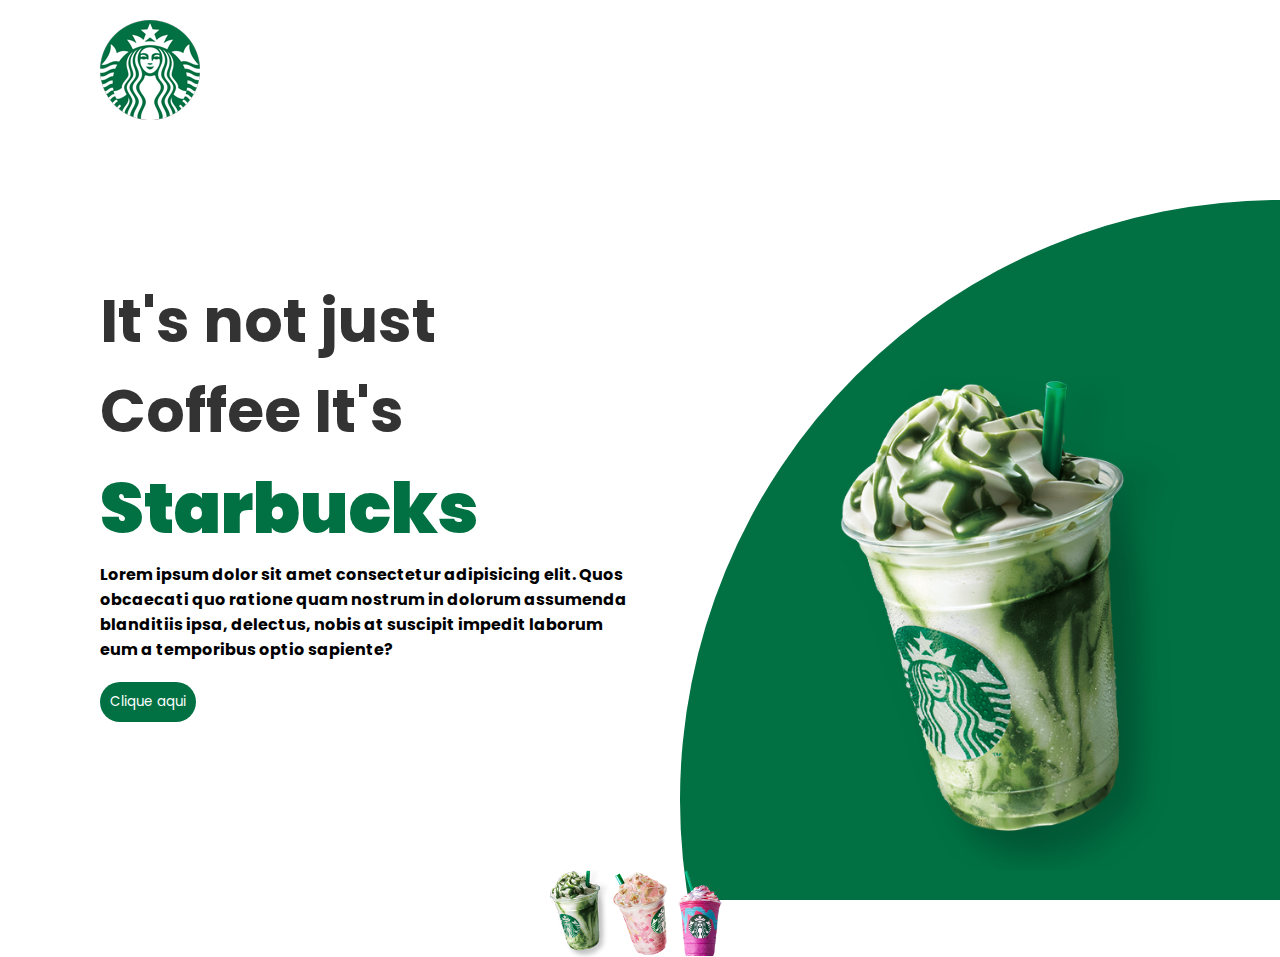
<file: index.html>
<!DOCTYPE html> <!--versao do html-->
<html lang="pt-br"> <!--escolha da lingua-->

<head>
    <meta charset="UTF-8"> <!--configuracao dos caracteres-->
    <meta name="viewport" content="width=device-width, initial-scale=1.0">
    <link rel="stylesheet" href="styles.css">
    <link rel="preconnect" href="https://fonts.googleapis.com">
    <link rel="preconnect" href="https://fonts.gstatic.com" crossorigin>
    <link
        href="https://fonts.googleapis.com/css2?family=Poppins:ital,wght@0,100;0,200;0,300;0,400;0,500;0,600;0,700;0,800;0,900;1,100;1,200;1,300;1,400;1,500;1,600;1,700;1,800;1,900&display=swap"
        rel="stylesheet">
    <title>Starbucks</title>
</head>

<body>
    <img src="img/logo.png" alt="logo-starbucks">
    <div class="circulo"></div>

    <div class="conteudo">

        <div class="caixa-texto">
            <h1>It's not just Coffee It's <span>Starbucks</span></h1>
            <p>Lorem ipsum dolor sit amet consectetur adipisicing elit. Quos obcaecati quo ratione quam nostrum in
                dolorum assumenda blanditiis ipsa, delectus, nobis at suscipit impedit laborum eum a temporibus optio
                sapiente?</p>
            <button>Clique aqui</button>
        </div>

        <div class="quadro-imagem">
            <img class="starbucks" src="img/img1.png" alt="imagem-copo-starbucks">
        </div>
    </div>

    <div class="menu">
        <img 
            class="botao-menu" 
            src="img/thumb1.png" 
            alt="copinho-starbucks"
            data-cor="verde"
            data-img="img/img1.png"
            onclick="trocaImagem(this)"

        >
        
        <img 
            class="botao-menu" 
            src="img/thumb2.png" 
            alt="copinho-starbucks"
            data-cor="rose"
            data-img="img/img2.png"
            onclick="trocaImagem(this)"
        >
        
        <img 
            class="botao-menu" 
            src="img/thumb3.png" 
            alt="copinho-starbucks"
            data-cor="rosa"
            data-img="img/img3.png"
            onclick="trocaImagem(this)"
        >
    </div>

</body>
<script src="scripts.js">

</script>

</html>
</file>
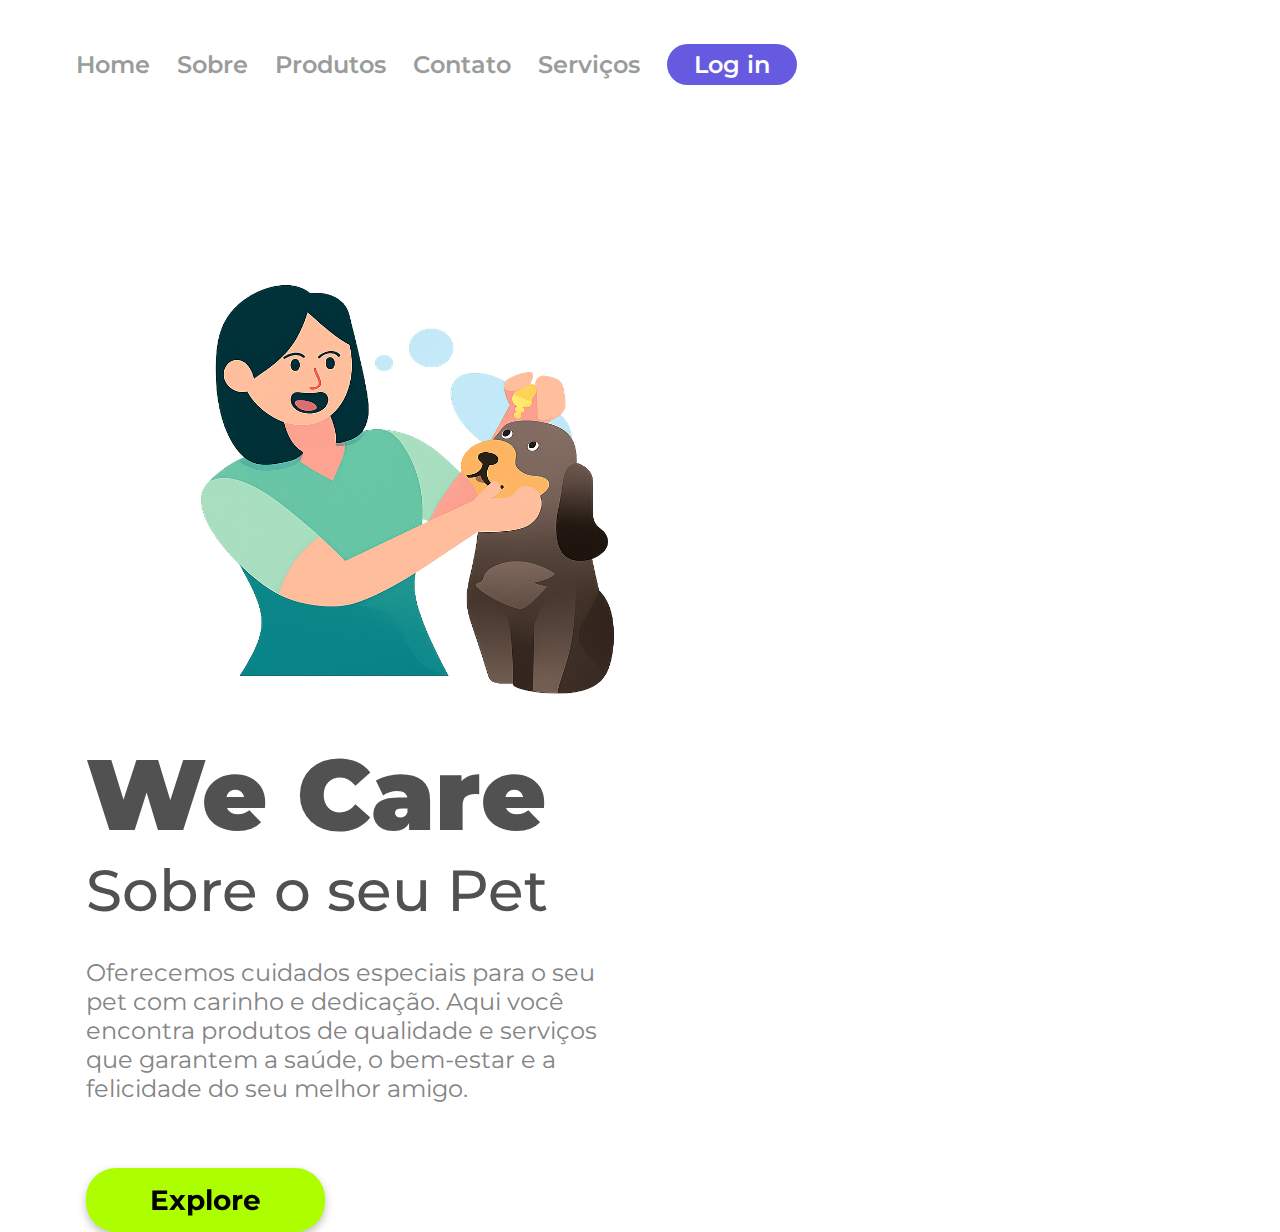
<file: estudo dev club projeto 1/index.html>
<!DOCTYPE html>
<html lang="pt-br">

<head>
    <link rel="stylesheet" href="style.css">
    <meta charset="UTF-8">
    <meta name="viewport" content="width=device-width, initial-scale=1.0">
    <link rel="preconnect" href="https://fonts.googleapis.com">
    <link rel="preconnect" href="https://fonts.gstatic.com" crossorigin>
    <link href="https://fonts.googleapis.com/css2?family=Montserrat:ital,wght@0,100..900;1,100..900&display=swap"
        rel="stylesheet">
    <title>We Care</title>
</head>

<body>
    <header>
        <a class="link-header">Home</a>
        <a class="link-header">Sobre</a>
        <a class="link-header">Produtos</a>
        <a class="link-header">Contato</a>
        <a class="link-header">Serviços</a>
        <button class="button-header">Log in</button>
    </header>
    <main>
        <img src="./img/we care.png" alt="we-care-logo" class="img-logo">

        <section>
            <h1>We Care</h1>
            <h2>Sobre o seu Pet</h2>
            <p>Oferecemos cuidados especiais para o seu pet com carinho e dedicação. Aqui você encontra produtos de
                qualidade e serviços que garantem a saúde, o bem-estar e a felicidade do seu melhor amigo.</p>
            <button class="button-main">Explore</button>
        </section>
    </main>


</body>

</html>
</file>
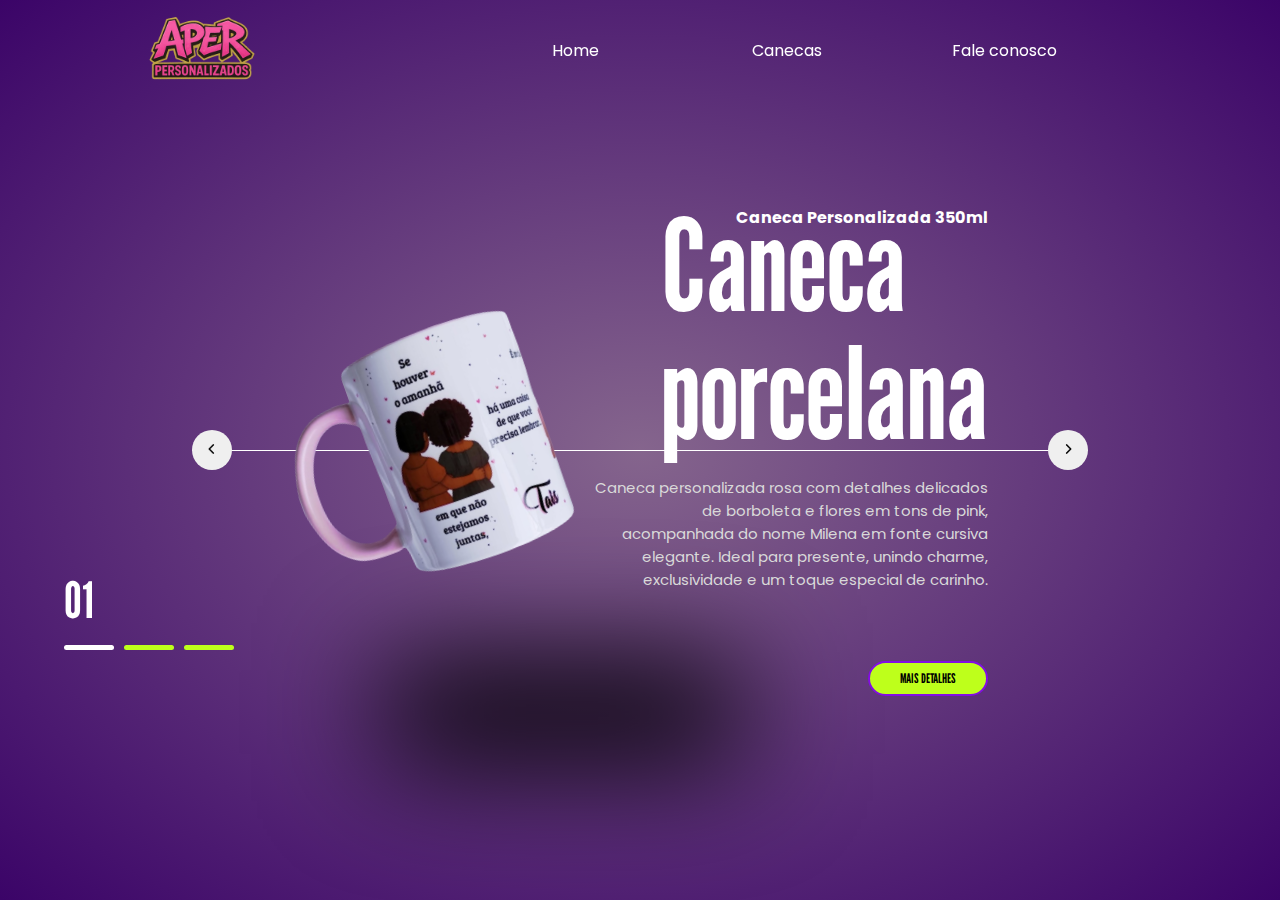
<file: Projeto 2/index.html>
<!DOCTYPE html>
<html lang="pt-br">

<head>
    <meta charset="UTF-8">
    <meta name="viewport" content="width=device-width, initial-scale=1.0">
    <link rel="stylesheet" href="styles.css">
    <link rel="preconnect" href="https://fonts.googleapis.com">
    <link rel="preconnect" href="https://fonts.gstatic.com" crossorigin>
    <link rel="preconnect" href="https://fonts.googleapis.com">
    <link rel="preconnect" href="https://fonts.gstatic.com" crossorigin>
    <link
        href="https://fonts.googleapis.com/css2?family=League+Gothic&family=Poppins:ital,wght@0,100;0,200;0,300;0,400;0,500;0,600;0,700;0,800;0,900;1,100;1,200;1,300;1,400;1,500;1,600;1,700;1,800;1,900&display=swap"
        rel="stylesheet">
    <link
        href="https://fonts.googleapis.com/css2?family=Poppins:ital,wght@0,100;0,200;0,300;0,400;0,500;0,600;0,700;0,800;0,900;1,100;1,200;1,300;1,400;1,500;1,600;1,700;1,800;1,900&display=swap"
        rel="stylesheet">
    <title>Aper personalizados</title>
</head>

<body>
    <header>
        <img src="./img/ChatGPT Image 28 de ago. de 2025, 23_54_04.png" alt="logo ap">
        <nav>
            <ul>
                <li>Home</li>
                <li>Canecas</li>
                <li>Fale conosco</li>
            </ul>
        </nav>
    </header>

    <section class="container">
        <div class="list">

            <div class="item active">
                <div class="caneca-img">
                    <img src="./img/caneca1.png" alt="imagem caneca">
                </div>
                <div class="content">
                    <p class="caneca-information">
                        Caneca Personalizada 350ml
                    </p>
                    <h2>
                        Caneca <br>
                        porcelana
                    </h2>
                    <p class="description">
                        Caneca personalizada rosa com detalhes delicados de borboleta e flores em tons de pink,
                        acompanhada do nome Milena em fonte cursiva elegante. Ideal para presente, unindo charme,
                        exclusividade e um toque especial de carinho.
                    </p>
                    <button class="information-button">
                        Mais detalhes
                    </button>
                </div>
            </div>



            <div class="item">
                <div class="caneca-img">
                    <img src="./img/caneca2.png" alt="imagem caneca">
                </div>
                <div class="content">
                    <p class="caneca-information">
                        Caneca Personalizada 350ml
                    </p>
                    <h2>
                        Caneca <br>
                        porcelana
                    </h2>
                    <p class="description">
                        Caneca personalizada rosa com detalhes delicados de borboleta e flores em tons de pink,
                        acompanhada do nome Milena em fonte cursiva elegante. Ideal para presente, unindo charme,
                        exclusividade e um toque especial de carinho.
                    </p>
                    <button class="information-button">
                        Mais detalhes
                    </button>
                </div>
            </div>



            <div class="item">
                <div class="caneca-img">
                    <img src="./img/caneca3.png" alt="imagem caneca">
                </div>
                <div class="content">
                    <p class="caneca-information">
                        Caneca Personalizada 350ml
                    </p>
                    <h2>
                        Caneca <br>
                        porcelana
                    </h2>
                    <p class="description">
                        Caneca personalizada rosa com detalhes delicados de borboleta e flores em tons de pink,
                        acompanhada do nome Milena em fonte cursiva elegante. Ideal para presente, unindo charme,
                        exclusividade e um toque especial de carinho.
                    </p>
                    <button class="information-button">
                        Mais detalhes
                    </button>
                </div>
            </div>
        </div>

        <div class="arrows">
            <button id="prev"><img src="./img/arrow.png" alt="seta esquerda"></button>
            <button id="next"><img src="./img/arrow.png" alt="seta esquerda"></button>
        </div>

        <div class="indicators">
            <div class="number">01</div>
            <ul>
                <li class="active"></li>
                <li></li>
                <li></li>
            </ul>
        </div>
    </section>

    <script src="./scripts.js"></script>
</body>

</html>
</file>
<file: styles.css>
* {
    box-sizing: border-box; /* calcular larguras e altura dos elementos */
    padding: 0;
    margin: 0;
    font-family: "Poppins", sans-serif;
}

body {
    padding-top: 20px;
    padding-right: 100px;
    padding-left: 100px;
}

.conteudo {
    width: 100%;
    display: flex;
    align-items: center; /* alinhar itens no centro */
    justify-content: space-between;
}

.caixa-texto {
    width: 600px;
}

h1 {
    color: #333;
    font-size: 60px; /* tamanho da fonte */
    font-weight: bold; /* largura da fonte */
}

span {
    color: #017143;
    font-size: 70px;
    font-weight: 900;
}

p {
    font-size: 16px;
    font-weight: bold;
}

button {
    background: #017143;
    color: #ffff;
    border-radius: 40px; /* arredondamento das bordas */
    border: none;
    padding: 10px;
    margin-top: 20px;
    cursor: pointer; /* muda o cursor do mouse */
    transition: 0.5s;
}

button:hover {
    background: #033822;
}

.quadro-imagem {
    width: 600px;
    display: flex;
    justify-content: end;
    margin-top: 250px;
}

.starbucks {
    width: 340px;
}

.menu {
    display: flex;
    justify-content: center;
}

.botao-menu {
    width: 60px;
    cursor: pointer;
    transition: 0.5s;
}

.botao-menu:hover {
    transform: translateY(-30px);
}

.circulo {
    background: #017143;
    width: 100%;
    height: 100%;
    position: absolute;
    top: 0;
    left: 0;
    clip-path: circle(600px at right 800px); /* corta a imagem */
    z-index: -1;
}

.verde {
    background: #017143;
}

.rose {
    background: #d8a9eb;
}

.rosa {
    background: #c00eb1;
}
</file>
<file: estudo dev club projeto 1/style.css>
* {
    font-family: "Montserrat", sans-serif;
    padding: 0;
    margin: 0;
    box-sizing: border-box;
}

header {
    margin: 44px 0 144px 76px;
}

.link-header {
    font-weight: 600;
    font-size: 24px;
    line-height: 29px;
    color: #989D9C;
    cursor: pointer;
    margin-right: 23px;
}

.button-header {
    border-radius: 20.5px;
    background: #665AE1;
    width: 130px;
    height: 41px;
    border: none;
    font-weight: 600;
    font-size: 24px;
    line-height: 29px;
    color: #ffffff;
    cursor: pointer;
}

.img-logo {
    width: 568px;
    height: 500px;
    margin-left: 125px;
    display: inline-block;
}

section {
    display: inline-block;
    margin-left: 86px;
}

h1 {
    font-weight: 900;
    font-size: 100px;
    line-height: 122px;
    color: #515151;
}

h2 {
    font-weight: 500;
    font-size: 58px;
    line-height: 71px;
    color: #515151;
}

p {
    font-weight: 400;
    font-size: 24px;
    line-height: 29px;
    color: #848484;
    width: 515px;
    margin-top: 32px;
    margin-bottom: 65px;
}

.button-main {
    background: #ADFF00;
    border-radius: 30px;
    width: 239px;
    height: 64px;
    border: none;
    cursor: pointer;
    filter: drop-shadow(0px 4px 4px rgba(0, 0, 0, 0.25));
    font-weight: 700;
    font-size: 28px;
    line-height: 34px;
    color: #000000;
}
</file>
<file: Projeto 2/styles.css>
* {
    margin: 0;
    padding: 0;
    box-sizing: border-box;
    list-style: none;
    font-family: "Poppins", sans-serif;
    
}

body {
    background-color: #000;
    color: #fff;
    font-size: 16px;

}

header {
    position: fixed;
    margin-top: 0px;
    width: 80vw;
    left: 50%;
    transform: translateX(-50%);
    display: grid;
    align-items: center;
    grid-template-columns: 1fr 600px;
    gap: 10%;
    z-index: 2;

    & img {
        width: 150px;
    }

    & nav {
        & ul {
            display: grid;
            grid-template-columns: repeat(3, 200px);
        }
    }
}

section {
    background-image: radial-gradient(#85658d, #3b0468);
    height: 100vh;
    position: relative;

    & .list {
        width: 70vw;
        margin: auto;
        height: 100%;
        position: relative;

        & .item {
            position: absolute;
            inset: 0;

            & .caneca-img {
                position: absolute;
                top: 50%;
                right: 20%;
                transform: translateY(-50%);
                width: 100%;

                & img {
                    width: 100%;
                    transform: rotate(-30deg);
                }

                &::before {
                    content: '';
                    position: absolute;
                    background-color: #000;
                    width: 40%;
                    height: 100px;
                    top: 100%;
                    left: 370px;
                    border: 50%;
                    filter: blur(60px);
                }

            }

            & .content {
                position: absolute;
                right: 100px;
                width: 75%;
                height: 100%;
                display: flex;
                flex-direction: column;
                justify-content: center;
                align-items: end;
                gap: 20px;

                & .caneca-information {
                    font-weight: bold;
                    position: relative;
                    top: 0px;

                }

                & h2 {
                    position: relative;
                    font-size: 8em;
                    line-height: 1em;
                    top: -50px;
                    font-family: "League Gothic", sans-serif;
                }

                & .description {
                    position: relative;
                    color: #d9d9d9;
                    font-size: 15px;
                    text-align: right;
                    max-width: 400px;
                    top: -50px;
                }

                & .information-button {
                    border-radius: 30px;
                    height: 35px;
                    width: 120px;
                    text-transform: uppercase;
                    border: 2px solid #830de4;
                    background-color: #beff1b;
                    color: #000;
                    cursor: pointer;
                    font-weight: bold;
                    font-family: "League Gothic", sans-serif;
                }
            }
        }

        &::before {
            content: '';
            position: absolute;
            height: 200px;
            width: 100%;
            top: 50%;
            border-top: 1px solid #fff;

        }
    }

    .arrows {
        width: 70vw;
        position: absolute;
        top: 50%;
        left: 50%;
        transform: translate(-50%, -20px);
        display: flex;
        justify-content: space-between;

        & button:nth-child(1) {
            & img {
                transform: scale(-1);
            }
        }

        & button {
            top: 60%;
            width: 40px;
            height: 40px;
            border-radius: 50%;
            border: none;
            cursor: pointer;

            & img {
                width: 10px;
                margin-top: 4px;
            }

            &:hover {
                background: #beff1b;
            }
        }
    }

    .indicators {
        position: absolute;
        top: 50%;
        left: 50%;
        transform: translateX(-50%);
        height: 200px;
        width: 90vw;
        display: flex;
        flex-direction: column;
        justify-content: end;
        gap: 15px;

        & .number {
            font-size: 50px;
            font-family: "League Gothic", sans-serif;
        }

        & ul {
            display: flex;
            gap: 10px;
        }

        & li {
            width: 50px;
            height: 5px;
            background-color: #beff1b;
            border-radius: 5px;
            transition: 0.5s;
        }

        & .active {
            background-color: #fff;
        }
    }
}


section {

    & .list {
    --calculation: 1;

        & .item {
            transform: translateX(calc(100vw * var(--calculation)));
            transition: 0.5s;
            opacity: 0;

            & .caneca-img {
                & img {
                    transform: rotate(0);
                    transition: 0.5s;
                    transition-delay: 0.3s;
                }
            }

            & .content {

                & .caneca-information,
                h2,
                .description,
                .information-button {
                    transform: translateX(calc(200px * var(--calculation)));
                    transition: 0.7s;
                    transition-delay: 0.3s;
                    opacity: 0;
                }

                & h2 {
                    transition-delay: 0.5s;
                }

                & .description {
                    transition-delay: 0.7s;
                }

                & .information-button {
                    transition-delay: 0.9s;
                }

            }
        }

        & .active {
            transform: translateX(0);
            transition: 0.5s;
            opacity: 1;


            & .caneca-img {
                & img {
                    transform: rotate(-20deg);
                }
            }

            & .content {

                & .caneca-information,
                h2,
                .description,
                .information-button {
                    transform: translateX(0);
                    opacity: 1;
                }
            }
        }
    }
}
</file>
